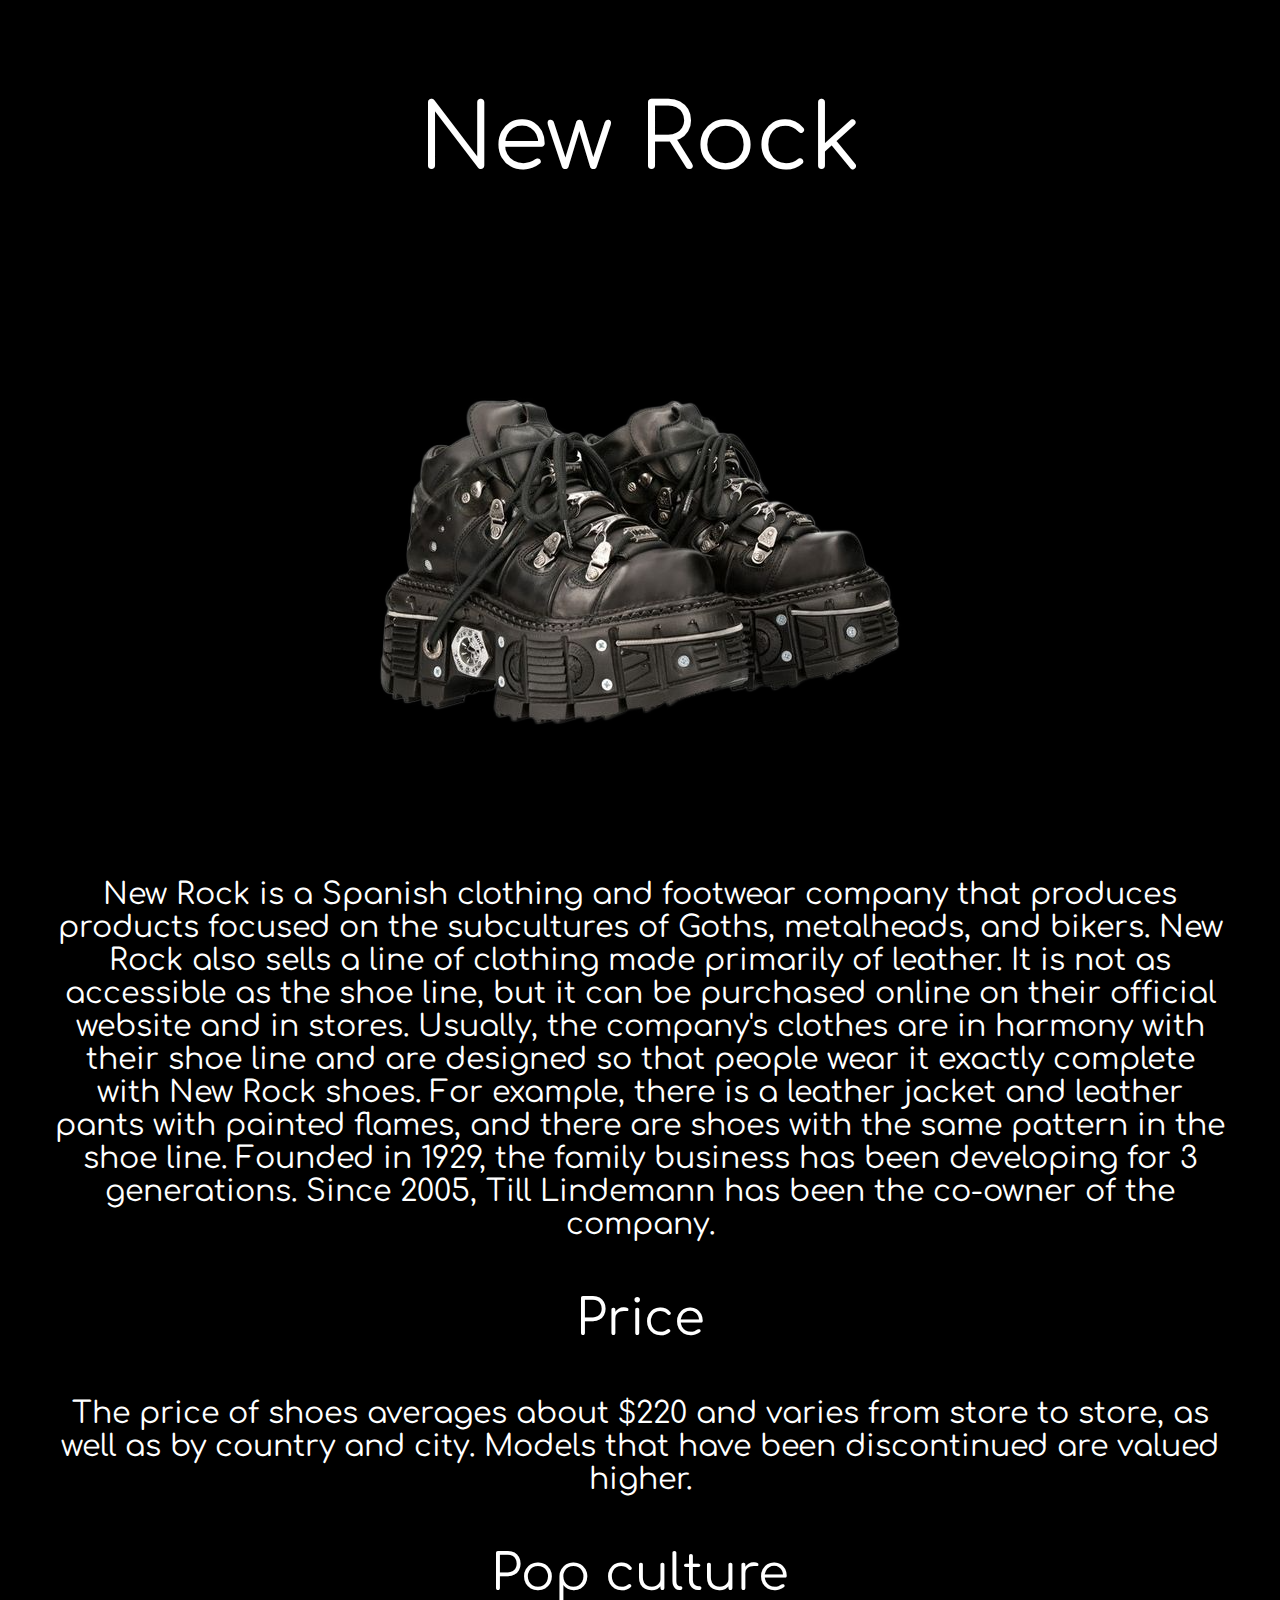
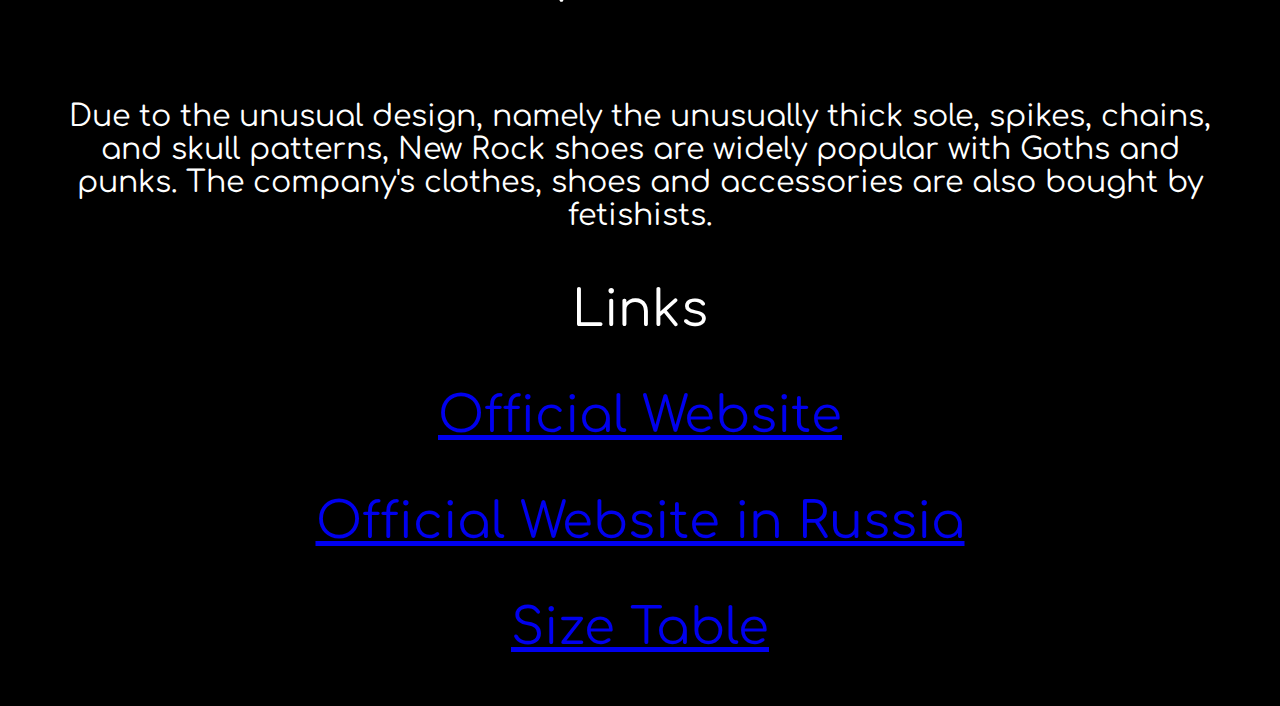
<file: index.html>
<!DOCTYPE html>
<html lang="en">
<head>
    <meta charset="UTF-8">
    <meta name="viewport" content="width=device-width, initial-scale=1.0">
    <title>u</title>
    <link rel="stylesheet" href="ccccc.css">
    <link rel="preconnect" href="https://fonts.googleapis.com">
<link rel="preconnect" href="https://fonts.gstatic.com" crossorigin>
<link href="https://fonts.googleapis.com/css2?family=Comfortaa:wght@300;700&display=swap" rel="stylesheet">

    <link rel="preconnect" href="https://fonts.googleapis.com">
<link rel="preconnect" href="https://fonts.gstatic.com" crossorigin>
<link href="https://fonts.googleapis.com/css2?family=Protest+Strike&display=swap" rel="stylesheet">
    
</head>
<body>
    <div class="rap">
    <p>
        New Rock
    </p>
</div>
<div class="photo">
    <img src="rock.png"/>
</div>
<div class="text">
    <p>
        New Rock is a Spanish clothing and footwear company that produces products focused on the subcultures of Goths, metalheads, and bikers.
New Rock also sells a line of clothing made primarily of leather. It is not as accessible as the shoe line, but it can be purchased online on their official website and in stores. Usually, the company's clothes are in harmony with their shoe line and are designed so that people wear it exactly complete with New Rock shoes. For example, there is a leather jacket and leather pants with painted flames, and there are shoes with the same pattern in the shoe line.
Founded in 1929, the family business has been developing for 3 generations. Since 2005, Till Lindemann has been the co-owner of the company.
    </p>
</div>
<div class="Price">
    <p>Price</p>
</div>
<div class="p">
    <p>
        The price of shoes averages about $220 and varies from store to store, as well as by country and city. Models that have been discontinued are valued higher.
    </p>
</div>
<div class="Price">
    <p> Pop culture</p>
</div>\
<div class="text">
    <p>
        Due to the unusual design, namely the unusually thick sole, spikes, chains, and skull patterns, New Rock shoes are widely popular with Goths and punks. The company's clothes, shoes and accessories are also bought by fetishists.
    </p>
</div>
<div class="Price">
    <p>
        Links
    </p>
    <p><a href="https://www.newrock.com/es/"target="_blank">Official Website</a> </p>
    <p> <a href="https://newrockshoes.ru/"target="_blank">Official Website in Russia</a></p>
</div>
<div class="Price">
    <p>
        <a href="hhhh2.html"target="_blank">Size Table</a>
    </p>
    </div>
</body>
</html>
</file>
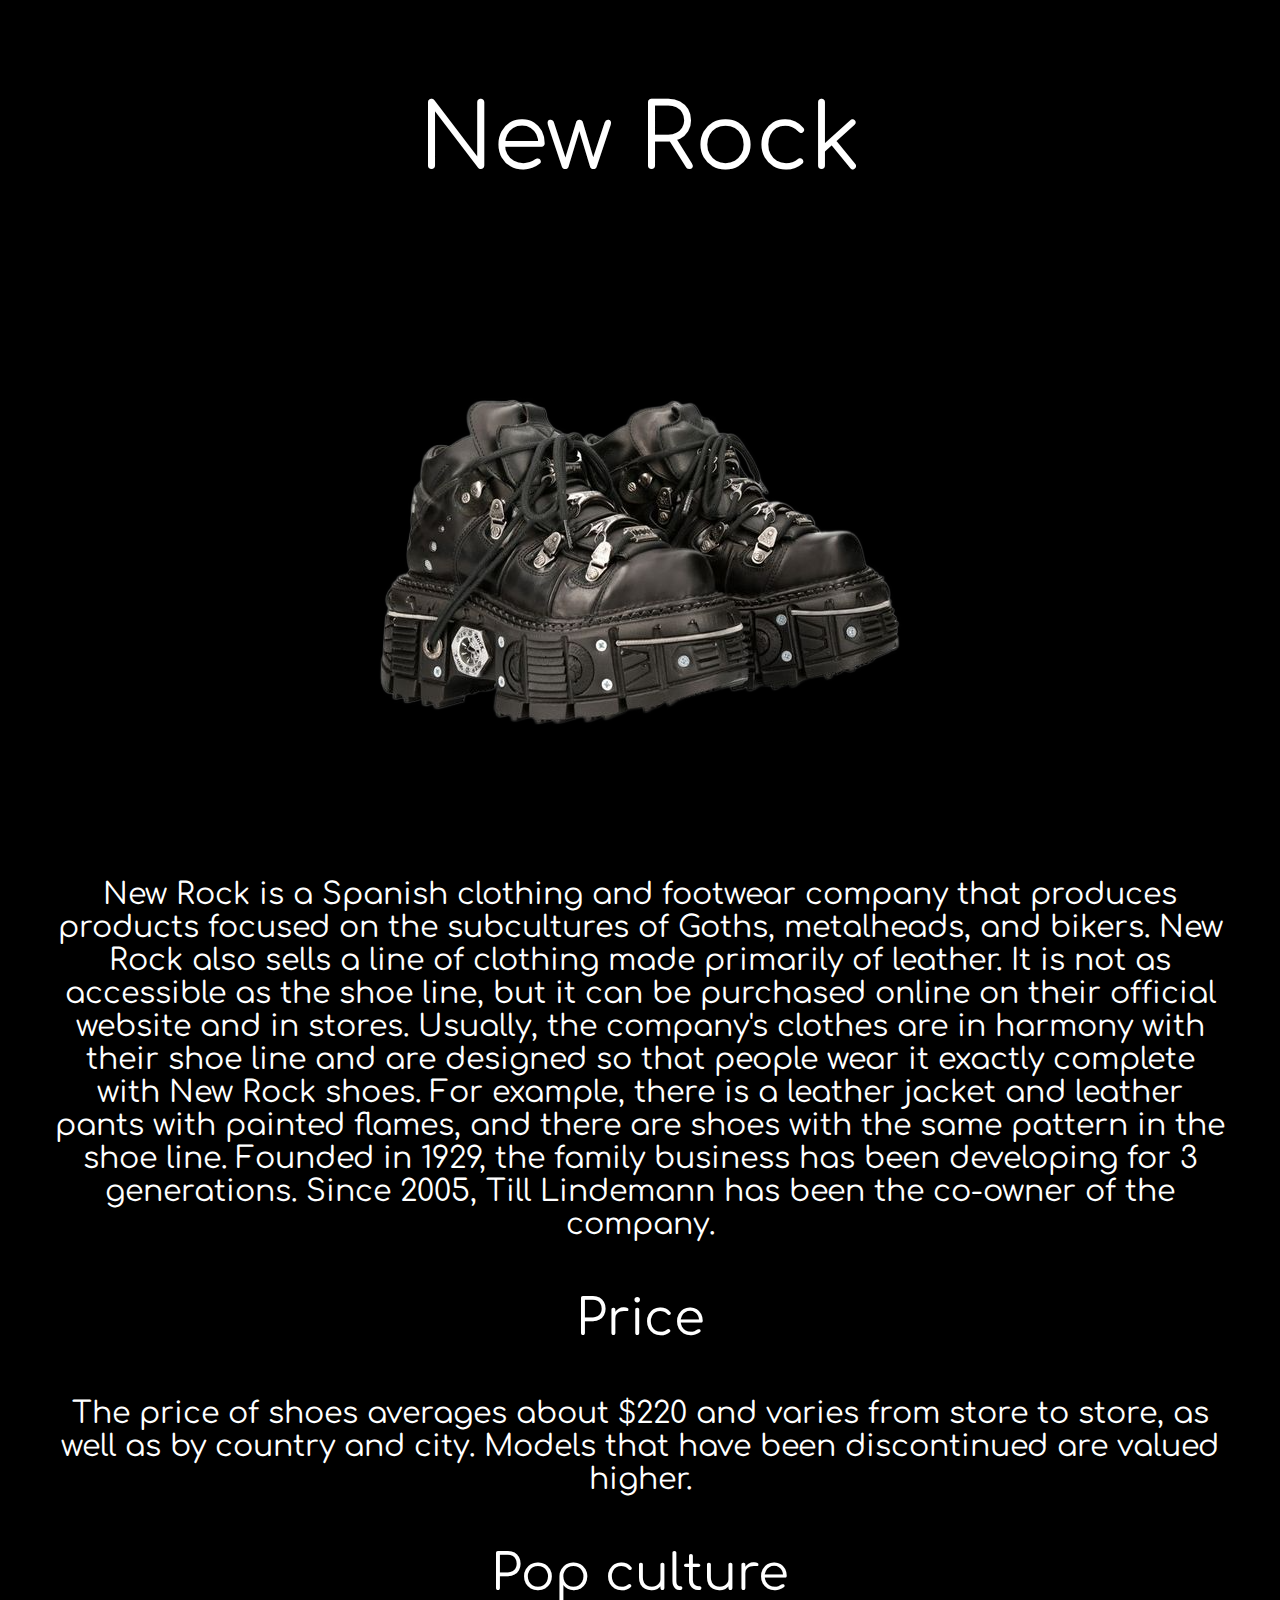
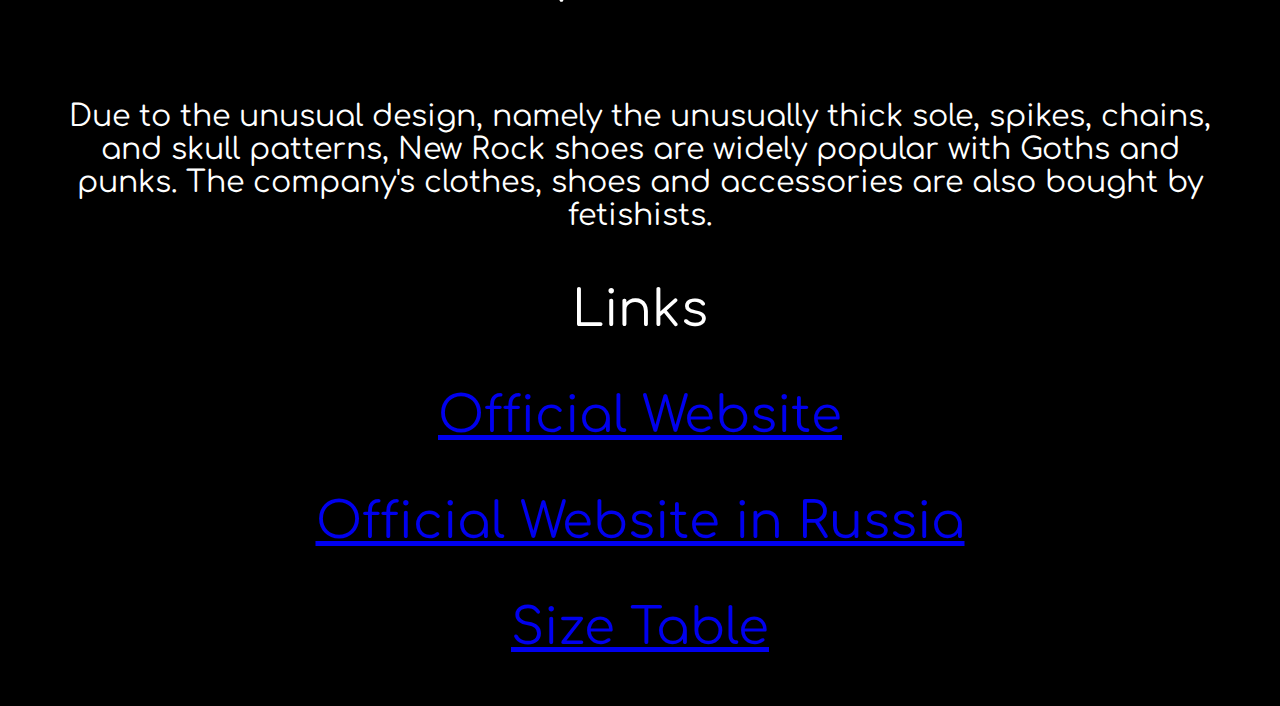
<file: hhhh.html>
<!DOCTYPE html>
<html lang="en">
<head>
    <meta charset="UTF-8">
    <meta name="viewport" content="width=device-width, initial-scale=1.0">
    <title>u</title>
    <link rel="stylesheet" href="ccccc.css">
    <link rel="preconnect" href="https://fonts.googleapis.com">
<link rel="preconnect" href="https://fonts.gstatic.com" crossorigin>
<link href="https://fonts.googleapis.com/css2?family=Comfortaa:wght@300;700&display=swap" rel="stylesheet">

    <link rel="preconnect" href="https://fonts.googleapis.com">
<link rel="preconnect" href="https://fonts.gstatic.com" crossorigin>
<link href="https://fonts.googleapis.com/css2?family=Protest+Strike&display=swap" rel="stylesheet">
    
</head>
<body>
    <div class="rap">
    <p>
        New Rock
    </p>
</div>
<div class="photo">
    <img src="rock.png"/>
</div>
<div class="text">
    <p>
        New Rock is a Spanish clothing and footwear company that produces products focused on the subcultures of Goths, metalheads, and bikers.
New Rock also sells a line of clothing made primarily of leather. It is not as accessible as the shoe line, but it can be purchased online on their official website and in stores. Usually, the company's clothes are in harmony with their shoe line and are designed so that people wear it exactly complete with New Rock shoes. For example, there is a leather jacket and leather pants with painted flames, and there are shoes with the same pattern in the shoe line.
Founded in 1929, the family business has been developing for 3 generations. Since 2005, Till Lindemann has been the co-owner of the company.
    </p>
</div>
<div class="Price">
    <p>Price</p>
</div>
<div class="p">
    <p>
        The price of shoes averages about $220 and varies from store to store, as well as by country and city. Models that have been discontinued are valued higher.
    </p>
</div>
<div class="Price">
    <p> Pop culture</p>
</div>\
<div class="text">
    <p>
        Due to the unusual design, namely the unusually thick sole, spikes, chains, and skull patterns, New Rock shoes are widely popular with Goths and punks. The company's clothes, shoes and accessories are also bought by fetishists.
    </p>
</div>
<div class="Price">
    <p>
        Links
    </p>
    <p><a href="https://www.newrock.com/es/"target="_blank">Official Website</a> </p>
    <p> <a href="https://newrockshoes.ru/"target="_blank">Official Website in Russia</a></p>
</div>
<div class="Price">
    <p>
        <a href="hhhh2.html"target="_blank">Size Table</a>
    </p>
    </div>
</body>
</html>
</file>
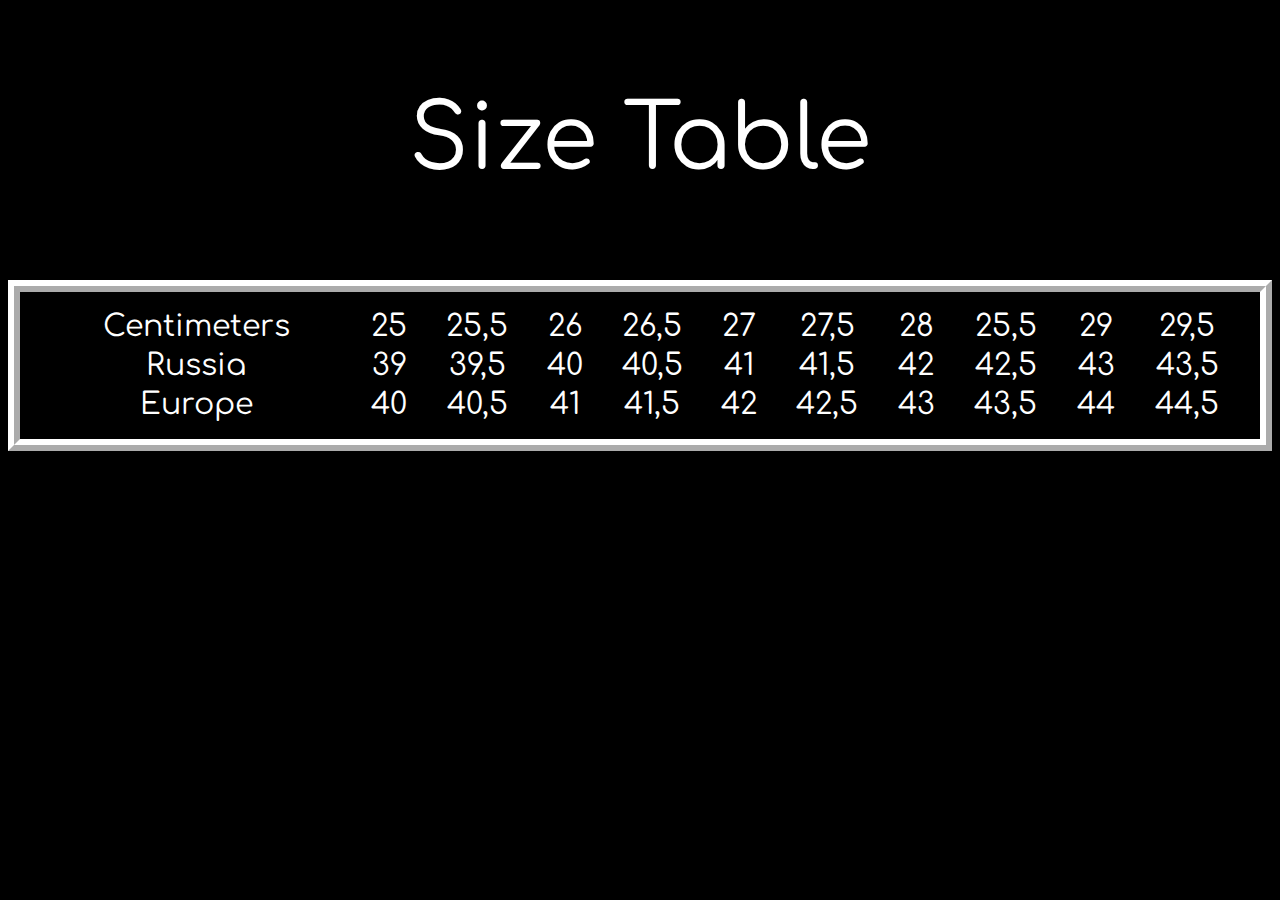
<file: hhhh2.html>
<!DOCTYPE html>
<html lang="en">
<head>
    <meta charset="UTF-8">
    <meta name="viewport" content="width=device-width, initial-scale=1.0">
    <title>Size table</title>
    <link rel="stylesheet" href="ccccc2.css">
    <link rel="preconnect" href="https://fonts.googleapis.com">
<link rel="preconnect" href="https://fonts.gstatic.com" crossorigin>
<link href="https://fonts.googleapis.com/css2?family=Comfortaa:wght@300;700&display=swap" rel="stylesheet">
</head>
<body>
    <div class="verh">
        <p>
            Size Table
        </p>
    </div>
    <div class="table">
        <table>
            <tr>
                <td>Centimeters</td>
                <td>25</td>
                <td>25,5</td>
                <td>26</td>
                <td>26,5</td>
                <td>27</td>
                <td>27,5</td>
                <td>28</td>
                <td>25,5</td>
                <td>29</td>
                <td>29,5</td>

            </tr>
            <tr>

            </tr>
            <tr>
                <td>Russia</td>
                <td>39</td>
                <td>39,5</td>
                <td>40</td>
                <td>40,5</td>
                <td>41</td>
                <td>41,5</td>
                <td>42</td>
                <td>42,5</td>
                <td>43</td>
                <td>43,5</td>

            </tr>
            <tr>
                
            </tr>
            <tr>
                <td>Europe</td>
                <td>40</td>
                <td>40,5</td>
                <td>41</td>
                <td>41,5</td>
                <td>42</td>
                <td>42,5</td>
                <td>43</td>
                <td>43,5</td>
                <td>44</td>
                <td>44,5</td>

            </tr>
        </table>
    </div>

</body>
</html>
</file>
<file: ccccc.css>
body{
    background-color: black;
}
.rap{
    color: white;
    font-family: 'Comfortaa', sans-serif;
    text-align: center;
    font-size:90px;
}
.photo{
    text-align: center;

}
.text{
    color: white;
    font-family: 'Comfortaa', sans-serif;
    text-align: center;
    font-size:30px;
    margin-left: 45px ;
    margin-right:45px  ;
}
.Price{
    color: white;
    font-family: 'Comfortaa', sans-serif;
    text-align: center;
    font-size:50px;
    margin-left: 45px ;
    margin-right:45px  ;


}
.p{
    color: white;
    font-family: 'Comfortaa', sans-serif;
    text-align: center;
    font-size:30px;
    margin-left: 45px ;
    margin-right:45px  ;
}
</file>
<file: ccccc2.css>
body{
    background-color: black;
}
.verh{
    color:white;
    font-family: 'Comfortaa', sans-serif;
    text-align: center;
    font-size:90px;
}
.table{
    color:white;
    font-size:30px;
    text-align: center;
    display: flex;
    flex-direction: column;
    border: 12px ridge white;
    border-collapse: collapse;
    font-family: 'Comfortaa', sans-serif;
    padding: 15px;
}
</file>
